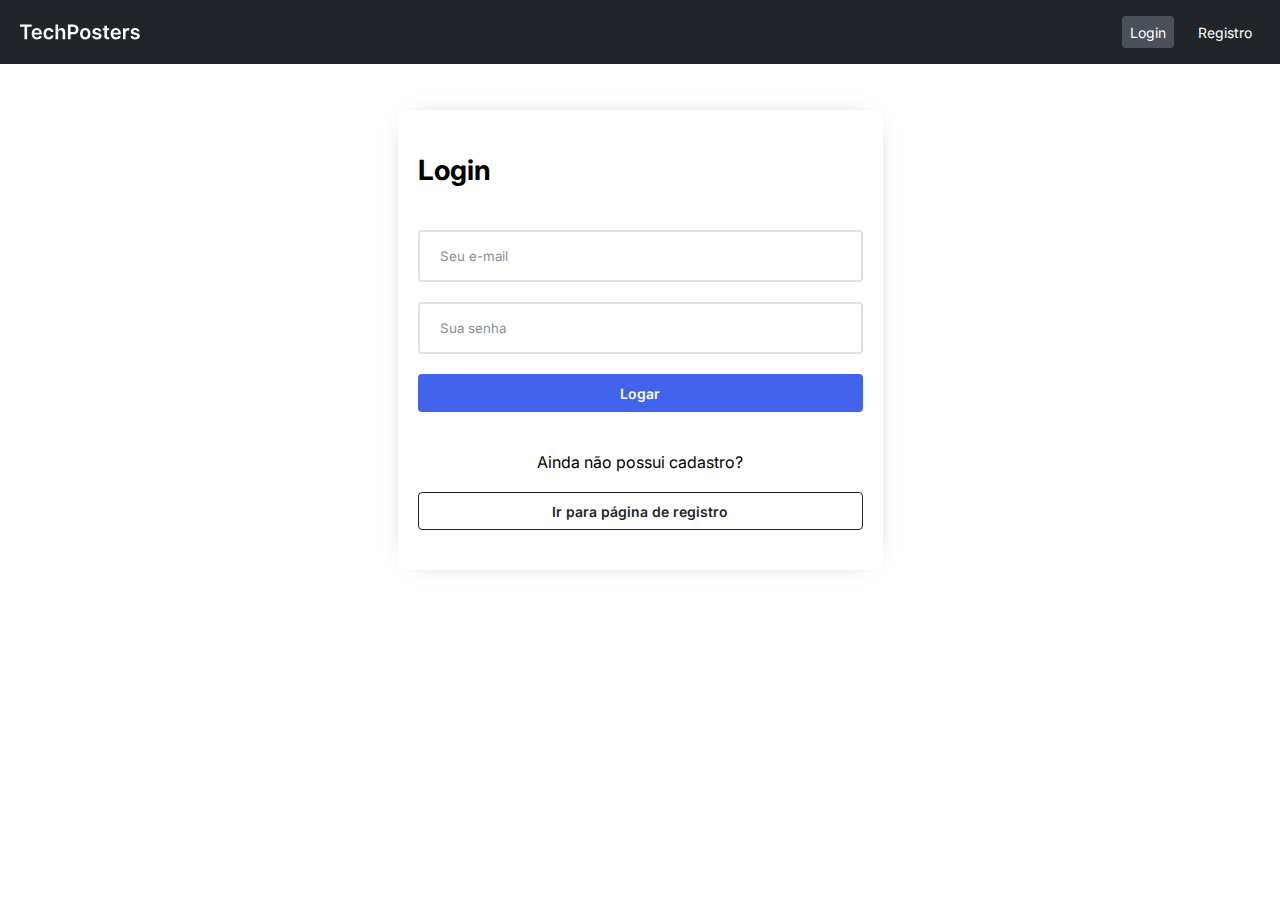
<file: index.html>
<!DOCTYPE html>
<html lang="pt-br">
  <head>
    <meta charset="UTF-8" />
    <meta http-equiv="X-UA-Compatible" content="IE=edge" />
    <meta name="viewport" content="width=device-width, initial-scale=1.0" />
    <link rel="stylesheet" href="./styles/animations.css" />
    <link rel="stylesheet" href="./styles/globalStyles.css" />
    <link rel="stylesheet" href="./styles/flex.css" />
    <link rel="stylesheet" href="./styles/buttons.css" />
    <link rel="stylesheet" href="./styles/input.css" />
    <link rel="stylesheet" href="./styles/navbar.css" />
    <link rel="stylesheet" href="./styles/sizes.css" />
    <link rel="stylesheet" href="./styles/fonts.css" />
    <link rel="stylesheet" href="./styles/spacings.css" />
    <link rel="stylesheet" href="style.css" />
    <title>TechPosters - Login</title>
  </head>
  <body>
    <nav class="navbar navbar-items align-center">
      <a class="flex align-center" href="https://ricardocza.github.io/criando-rede-social/login/index.html">
        <img src="https://ricardocza.github.io/criando-rede-social/assets/img/logo.svg" alt="Logo TechPosters">
      </a>
      <ul class="navbar-menu-links">
        <a href="https://ricardocza.github.io/criando-rede-social/index.html" class="navbar-link actived">Login</a>
        <a href="https://ricardocza.github.io/criando-rede-social/pages/register/index.html" class="navbar-link">Registro</a>
      </ul>
    </nav>
    <main class="flex flex-column container align-flex-start gap40 box-shadow rounde main-margin">
      <header>
        <h2 class="title1">Login</h2>
      </header>
      <form class="flex flex-column w-full gap20">
        <input id="email" placeholder="Seu e-mail" type="email" required>
        <input id="password" placeholder="Sua senha" type="password" name="" id="" required>
        <button id="login-button" class="button-primary">Logar</button>
      </form>
      <footer class="w-full flex flex-column align-center gap20">
        <p>Ainda não possui cadastro?</p>
        <button id="register-button" class="w-full button-outline">Ir para página de registro</button>
      </footer>
    </main>
  </body>
  <script src="https://ricardocza.github.io/criando-rede-social/index.js"></script>
</html>
</file>
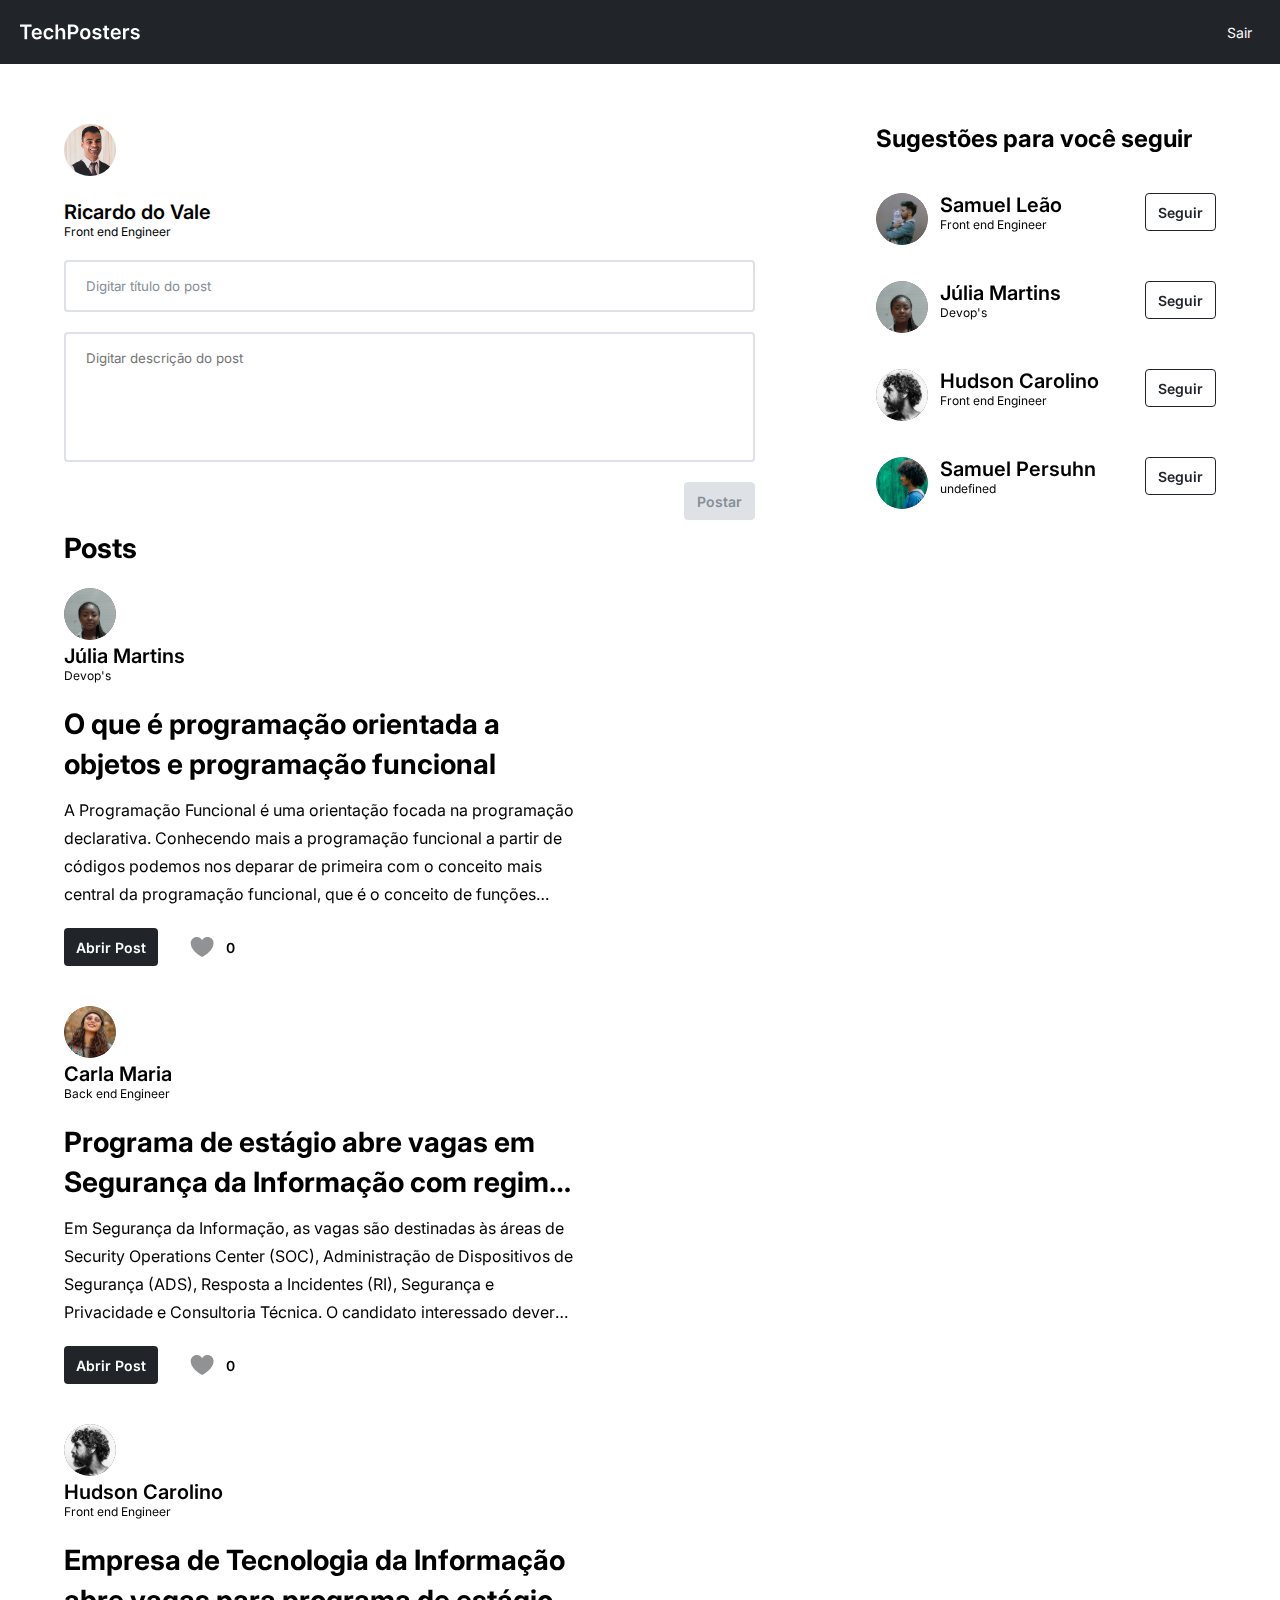
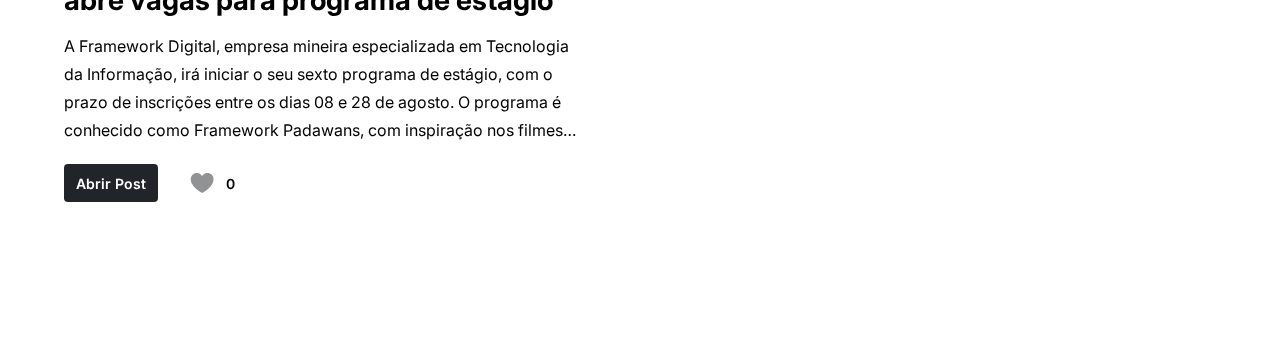
<file: pages/home/index.html>
<!DOCTYPE html>
<html lang="pt-br">
  <head>
    <meta charset="UTF-8" />
    <meta http-equiv="X-UA-Compatible" content="IE=edge" />
    <meta name="viewport" content="width=device-width, initial-scale=1.0" />
    <link rel="stylesheet" href="../../styles/animations.css" />
    <link rel="stylesheet" href="../../styles/flex.css" />
    <link rel="stylesheet" href="../../styles/buttons.css" />
    <link rel="stylesheet" href="../../styles/input.css" />
    <link rel="stylesheet" href="../../styles/navbar.css" />
    <link rel="stylesheet" href="../../styles/positions.css" />
    <link rel="stylesheet" href="../../styles/sizes.css" />
    <link rel="stylesheet" href="../../styles/fonts.css" />
    <link rel="stylesheet" href="../../styles/spacings.css" />
    <link rel="stylesheet" href="../../styles/globalStyles.css" />
    <link rel="stylesheet" href="../../styles/borders.css" />
    <link rel="stylesheet" href="../../styles/modal.css" />
    <link rel="stylesheet" href="style.css" />
    <title>TechPosters - Home</title>
  </head>
  <body class="w-screen font-1">
    <nav class="navbar flex justify-space-between align-center w-screen ">
      <a class="flex" href="../home/index.html">
        <img src="https://ricardocza.github.io/criando-rede-social/assets/img/logo.svg" alt="Logo TechPosters">
      </a>
      <a href="https://ricardocza.github.io/criando-rede-social/index.html" class="navbar-link">Sair</a>
    </nav>
    <main class="flex flex-column gap40 main-container">
      <header id="" class="flex flex-column gap20 header-desktop">
        <div class="user flex flex-column gap20">
          <div class="image-size">
            <img src="../../assets/img/img-perfil.png" alt="Foto do perfil do usuário Ricardo do Vale">
          </div>          
          <div class="">
            <h1 class="title2">Ricardo do Vale</h1>
            <p class="text2">Front end Engineer</p>
          </div>
          <form class="flex flex-column gap20 align-flex-end" action="">
            <input id="post-title" class="w-full font-1 b-radius4" style="font-family: var(--font-family1);" type="text" placeholder="Digitar título do post" required>
            <textarea id="post-text" class="w-full b-radius4" placeholder="Digitar descrição do post "></textarea>
            <button id="button-post" class="button-disable" type="submit">Postar</button>
          </form>
    
        </div>
        <aside id="sugestions" class="flex flex-column w-full gap20">
          <h2>Sugestões para você seguir</h2>
          <ul id="sugestion-list" class="flex gap20 overflow-x sugestion-list-desktop">
            <div class="gradient-effect hide-gradient-sugestion"></div>
          </ul>
        </aside>
      </header>

      <section id="posts" class="flex flex-column gap20 posts-desktop">
        <h3 class="title1">Posts</h3>
        <ul class="posts-list flex flex-column gap40">
          
        </ul>
      </section>
    </main>
  </body>
  <script src="../../script/database/users.js"></script>
  <script src="../../script/database/posts.js"></script>
  <script src="../../script/database/sugestUsers.js"></script>
  <script src="../../script/insertSugestUsers.js"></script>
  <script src="../../script/insertPosts.js"></script>
  <script src="../../script/modal.js"></script>
  <script src="index.js"></script>
</html>
</file>
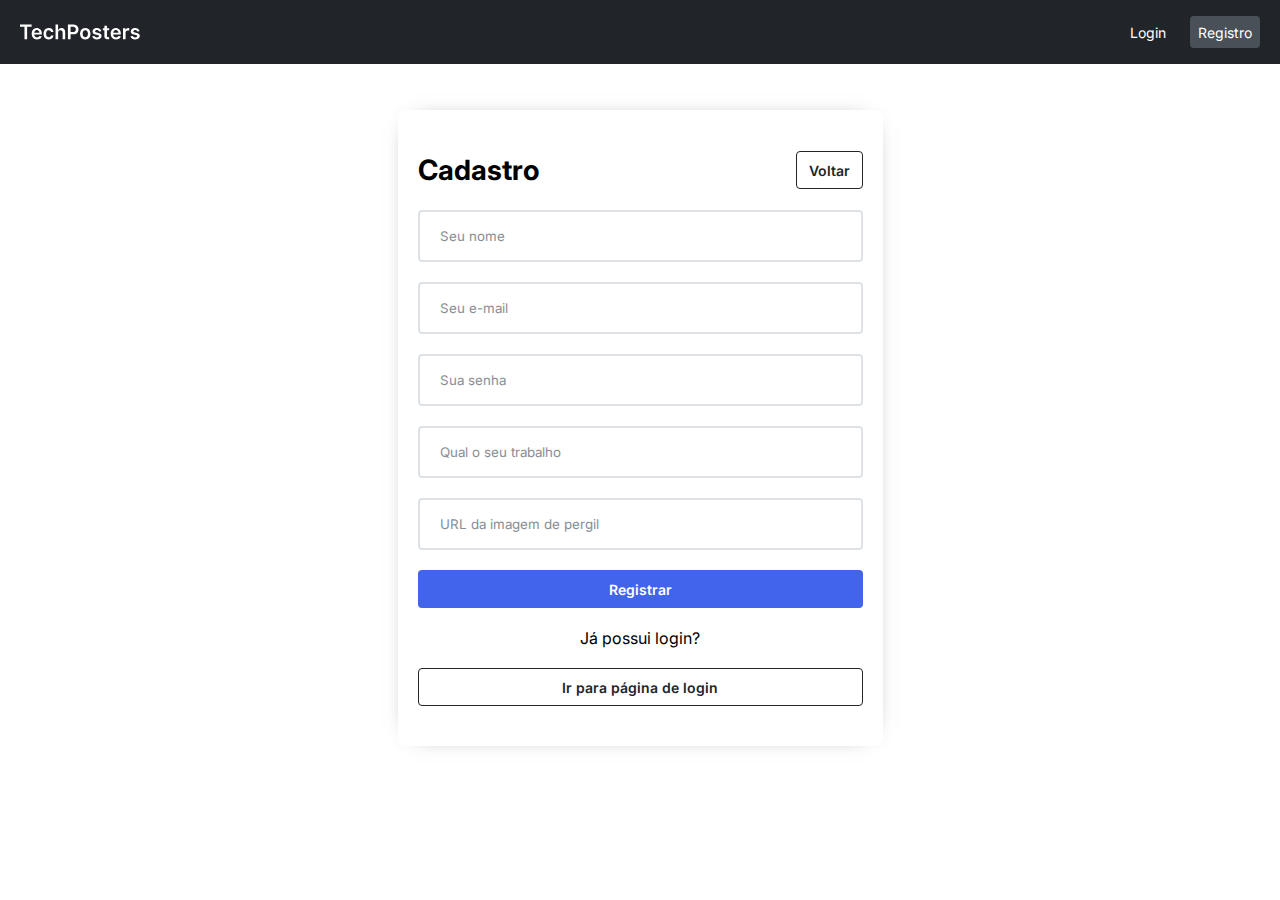
<file: pages/register/index.html>
<!DOCTYPE html>
<html lang="pt-br">
  <head>
    <meta charset="UTF-8" />
    <meta http-equiv="X-UA-Compatible" content="IE=edge" />
    <meta name="viewport" content="width=device-width, initial-scale=1.0" />
    <link rel="stylesheet" href="../../styles/globalStyles.css" />
    <link rel="stylesheet" href="../../styles/flex.css" />
    <link rel="stylesheet" href="../../styles/buttons.css" />
    <link rel="stylesheet" href="../../styles/input.css" />
    <link rel="stylesheet" href="../../styles/navbar.css" />
    <link rel="stylesheet" href="../../styles/sizes.css" />
    <link rel="stylesheet" href="../../styles/fonts.css" />
    <link rel="stylesheet" href="../../styles/spacings.css" />
    <link rel="stylesheet" href="style.css" />
    <link rel="stylesheet" href="../../styles/animations.css" />

    <title>TechPosters - Cadastro</title>
  </head>
  <body>
    <nav class="navbar navbar-items">
      <a class="flex align-center" href="../login/index.html">
        <img src="../../assets/img/logo.svg" alt="Logo TechPosters">
      </a>
      <ul class="navbar-menu-links">
        <a href="../../index.html" class="navbar-link">Login</a>
        <a href="../register/index.html" class="navbar-link actived">Registro</a>
      </ul>
    </nav>
    <main class="flex flex-column w-screen align-flex-start gap20 box-shadow main-margin animate">
      <header class="flex justify-space-between align-center w-full">
        <h2 class="title1">Cadastro</h2>        
        <button class="return-button button-outline">Voltar</button>
      </header>
      <form class="flex flex-column w-full gap20">
        <input placeholder="Seu nome" type="text" required>
        <input placeholder="Seu e-mail" type="text" required>
        <input placeholder="Sua senha" type="password" required>
        <input placeholder="Qual o seu trabalho" type="text" required>
        <input placeholder="URL da imagem de pergil" type="url" required>
        <button type="submit" class="button-primary">Registrar</button>
      </form>
      <footer class="w-full flex flex-column align-center gap20" >
        <p>Já possui login?</p>
        <button class="return-button w-full button-outline">Ir para página de login</button>
      </footer>
    </main>
  </body>
  <script src="index.js"></script>
</html>
</file>
<file: styles/globalStyles.css>
@import url('https://fonts.googleapis.com/css2?family=Inter:wght@400;500;600;700&display=swap');

* {
    margin: 0;
    padding: 0;
    box-sizing: border-box;
}

:root{
    /* cores style guide */
    --color-brand-1: #4263EB;
    --color-brand-2: #364FC7;
    --color-grey-0: #0A0C0D;
    --color-grey-1: #212529;
    --color-grey-2: #495057;
    --color-grey-3: #868E96;
    --color-grey-4: #DEE2E6;
    --color-grey-5: #F8F9FA;
    --color-grey-opacity: rgba(33, 37, 41, 0.5);
    --color-white-fixed: #ffffff;
    --color-like: #D7443E;
    --radius-1: 0.25rem;    
    --font-family-1: "Inter", sans-serif;
    --rounded-4px: 4px;
    --rounded-8px: 8px;
}

::-webkit-scrollbar {
    width: 10px;
    height: 10px;
  }

  
  /* Track */
  ::-webkit-scrollbar-track {
    background: #f1f1f1; 
  }
   
  /* Handle */
  ::-webkit-scrollbar-thumb {
    background: #888; 
    border-radius: 5px;
  }
  
  /* Handle on hover */
  ::-webkit-scrollbar-thumb:hover {
    background: #555; 
  }

body{
    overflow-x: hidden;
    font-family: var(--font-family-1);
}

.container{
    width: 90%;
}

ul{
    list-style: none;
}

.box-shadow {
    box-shadow: 0 0 24px -18px;
}

.truncate {
  display: -webkit-box;
  -webkit-box-orient: vertical;
  overflow: hidden;
  text-overflow: ellipsis;
}
.truncate.title-truncate {
  -webkit-line-clamp: 2;
}

.truncate.text-truncate {
  -webkit-line-clamp: 4;
}
</file>
<file: styles/flex.css>
.flex {
    display: flex;
}

.flex-column {
    flex-direction: column;
}

.justify-space-between {
    justify-content: space-between;
}

.align-center {
    align-items: center;
}

.align-flex-start {
    align-items: flex-start;
}

.align-flex-end {
    align-items: flex-end;
}

.flex-wrap {
    flex-wrap: wrap;
}

.gap12 {
    gap: 12px;
}

.gap20 {
    gap: 20px;
}
.gap40 {
    gap: 40px;
}
</file>
<file: styles/buttons.css>
button {
    height: 2.375rem;
    padding: 0 0.75rem;
    border: none;
    border-radius: var(--rounded-4px);
    font-weight: 600;
    font-size: 0.875rem;
    cursor: pointer;
    font-family: var(--font-family-1);

}

button.button-primary {
    background-color: var(--color-brand-1);
    color: var(--color-white-fixed);
}

button.button-primary:hover {
    background-color: var(--color-brand-2);
}

button.button-primary:active {
    
    box-shadow: inset 0 0 10px 0;
}

button.button-grey1 {
    background-color: var(--color-grey-1);
    color: var(--color-white-fixed);
}

button.button-grey1:hover {
    background-color: var(--color-grey-0);
}

button.button-white-fixed {
    background-color: var(--color-white-fixed);
    color: var(--color-grey-1);
}

button.button-white-fixed:hover {
    background-color: var(--color-grey-5);
}

button.button-outline {
    background-color: transparent;
    color: var(--color-grey-1);
    border: 1px solid var(--color-grey-1);
}

button.button-outline:hover {
    background-color: #EDF2FF;
    color: var(--color-brand-1);
    border: 1px solid var(--color-brand-1);
}

button.button-outline:active {
    background-color: var(--color-brand-1);
    border: 1px solid var(--color-brand-1);
    color: var(--color-white-fixed);
}

button.button-disable {
    background-color: var(--color-grey-4);
    color: var(--color-grey-3);
    border: 1px solid var(--color-grey-4);
}

button.button-like {
    background-color: transparent;
    cursor: default;
}
</file>
<file: styles/input.css>
input, textarea {
    height: 3.25rem;
    padding-left: 1.25rem;
    color: var(--color-grey-2);
    background-color: var(--color-white-fixed);
    border: 2px solid var(--color-grey-4);
    border-radius: var(--rounded-4px);
    outline: none;
    transition: 0.3s;
    font-family: var(--font-family-1);
    resize: none;
}

textarea {
    height: 8.125rem;
    padding-top: 16px;
}

input::placeholder {
    color: var(--color-grey-3);
}

input:focus {
    border: 2px solid var(--color-brand-1);
}
</file>
<file: styles/navbar.css>
.navbar{
    background-color: var(--color-grey-1);
    padding: 1rem 1.25rem;
    position: fixed;
    top: 0;
    z-index: 10;
}

.navbar-items{
    display: flex;
    align-items: center;
    justify-content: space-between;
}

.navbar-menu-links{
    display: flex;
    gap: 1rem;
}

.navbar-link{
    background-color: transparent;
    color: var(--color-white-fixed);
    height: 2rem;
    padding: 0.5rem;
    border-radius: var(--radius-1);
    text-decoration: none;
    font-size: 0.875rem;
    font-weight: 400;
    cursor: pointer;
}

.navbar-link:hover, .navbar-link.actived{
    background-color: var(--color-grey-2);
}
</file>
<file: styles/sizes.css>
.w-screen {
    width: 100vw;
}

.w-full {
    width: 100%;
}

.w-max-content {
    width: max-content;
}

.h-full {
    height: 100%;
}

.main-container {
    width: 90%;
}

.image-size img {
    width: 3.25rem;
    height: 3.25rem;
    border-radius: 50%;    
}

.overflow-x {
    overflow-x: auto;
}

.overflow-y {
    overflow-y: auto;
}
</file>
<file: styles/fonts.css>
.title1 {
    font-weight: 700;
    font-size: 1.75rem;
    line-height: 2.5rem;
}

.title2 {
    font-weight: 600;
    font-size: 1.25rem;
    line-height: 1.5rem;
}

.text1 {
    font-weight: 400;
    font-size: 1rem;
    line-height: 1.75rem;
}

.text2 {
    font-weight: 400;
    font-size: 0.75rem;
    line-height: 1rem;
}

.text3 {
    font-weight: 400;
    font-size: 1.75rem;
    line-height: 1rem;
}
</file>
<file: styles/spacings.css>
.h-padding {
    padding: 0 20px;
}

.v-padding {
    padding: 20px 0;
}
.main-margin {
    margin: 100px auto;
}

.scrollX {
    overflow-x: scroll;
}
</file>
<file: style.css>
nav {
    width: 100vw;
}

main {    
    max-width: 385px;
    padding: 40px 20px;
    border-radius: var(--rounded-8px);
    animation-name: loginRegister;
    animation-duration: 0.5s;
    
}

main form p {
    text-align: center;
}

@media(min-width: 600px) {
    main {
        max-width: 485px;         
        transition: 0.5s;               
    }

    .main-margin {
        margin: 110px auto;
    }    
}

@media(max-width: 599px) {
    main {
        transition: 0.5s;
    }
}
</file>
<file: styles/positions.css>
.margin-bottom12 {
    margin-bottom: 0.75rem;
}

.padding-bottom12 {
    padding-bottom: 0.75rem;
}

.margin-modal {
    margin: 6.25rem auto;
}
</file>
<file: styles/borders.css>
.b-radius4 {
    border-radius: var(--rounded-4px);
}

.b-radius8 {
    border-radius: var(--rounded-8px);
}
</file>
<file: styles/modal.css>
.modal-wrapper {
    background-color: rgba(0, 0, 0, 0.6);
    position: fixed;
    top: 0;
    left: 0;
    z-index: 10;
}

.modal-card {
    width: 23rem;
    max-width: 90%;
    height: 70%;
    padding: 2.5rem 1.5rem;
    background-color: var(--color-white-fixed);
    position: relative;
    border-radius: var(--rounded-8px);
    animation-name: animateModal;
    animation-duration: 0.3s;
}

.close-button {
    position: absolute;
    height: 2.5rem;
    width: 2.5rem;
    top: 15px;
    right: 15px;
    border-radius: 50%;
    background-color: var(--color-grey-5);
    color: var(--color-grey-3);
    cursor: pointer;
}

.preventScroll {
    overflow-y: hidden;
}

@media (min-width: 700px) {
    
    .modal-card {
        width: 50rem;
        height: fit-content;
        max-height: 70%;
    }
    
}
</file>
<file: pages/home/style.css>
main {
    margin: 7.75rem auto;
}

#sugestions {
    position: relative;
}

#sugestion-list:last-child {
    padding-right: 60px;
}

.gradient-effect {
    width: 100%;
    height: 90%;
    position: absolute;
    top: 0;
    background-image: linear-gradient(90deg, rgba(255, 255, 255, 0), 80%, rgba(255, 255, 255, 1));
    pointer-events: none;
}

@media (min-width: 600px) {
    .main-container {
        max-width: 1200px;
    }

    .header-desktop {
        flex-direction: row;
        position: relative;
        justify-content: space-between;
        height: 48rem;
    }

    .user {
        width: 60%;
        max-width: 50rem;
    }

    #sugestions {
        max-height: 26rem;
        width: 48%;
        max-width: 21.25rem;
        gap: 2.5rem;
        position: sticky;
        top: 80px;
        animation-name: animateSugestionVertical;
        animation-duration: 1s;
    }

    #sugestion-list:last-child {
        padding-right: 0;
    }

    .sugestion-list-desktop {
        flex-direction: column;
    }

    .hide-gradient-sugestion {
        display: none;
    }

    .posts-desktop {
        top: 33rem;
        width: 40%;
        position: absolute;
    }

    .posts-desktop ul {
        margin-bottom: 10rem;
    }
}

@media (min-width: 1000px) {
    .li-sugestion-desktop {
        width: 100%;
        display: flex;
        justify-content: space-between;
    }

}@media (max-width: 599px) {
    #sugestions {
    animation-name: animateSugestionHorizontal;
    animation-duration: 1s;
    }
}
</file>
<file: pages/register/style.css>
nav {
    width: 100vw;
}

main {
    max-width: 385px;
    margin: 56px auto;
    padding: 40px 20px;
    border-radius: var(--rounded-8px);
    animation-name: loginRegister;
    animation-duration: 0.5s;
}

main form p {
    text-align: center;
}

@media(min-width: 600px) {
    main {
        max-width: 485px;   
        transition: 0.5s;             
    }

    .main-margin {
        margin: 110px auto;
    }
}

@media(max-width: 599px) {
    main {
        transition: 0.5s;
    }
}
</file>
<file: styles/animations.css>
@keyframes animateSugestionVertical {
    0% {
        transform: translateY(-100%);
        opacity: 0;
    }
    
    100% {
        transform: translateY(0);
        opacity: 1;
    }
}

@keyframes animateSugestionHorizontal{
    0% {
        transform: translateX(-100%);
        opacity: 1;
    }
    
    100% {
        transform: translateX(0);
        opacity: 1;
    }
}

@keyframes animateModal {
    0% {
        transform: scale3d(0.2, 0.2, 1);
        opacity: 0.5;
    }
    100% {
        opacity: 1;
        transform: scale3d(1, 1, 1);

    }    
}

@keyframes loginRegister {
    0% {
        opacity: 0;
    }
    100% {
        opacity: 1;
    }
    
}
</file>
